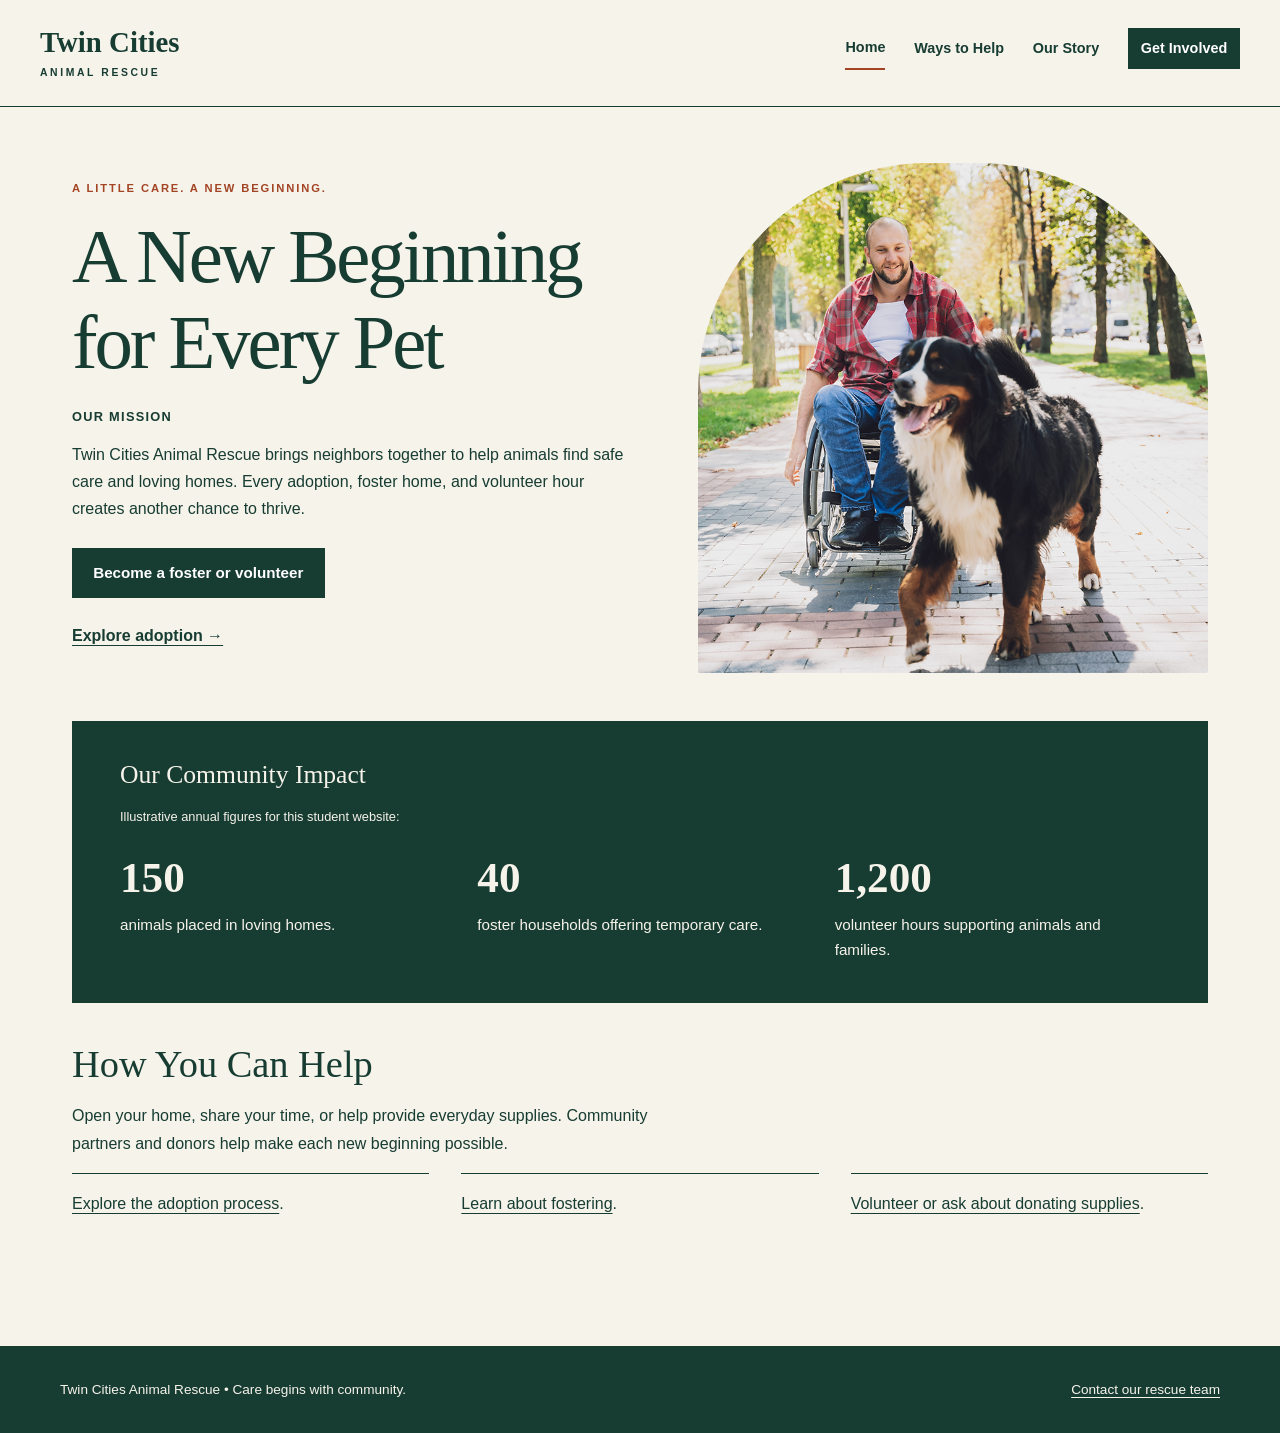
<file: index.html>
<!DOCTYPE html>
<html lang="en">
<head>
  <meta charset="UTF-8">
  <meta name="viewport" content="width=device-width, initial-scale=1">
  <title>Home | Twin Cities Animal Rescue</title>
<link rel="stylesheet" href="styles.css">
</head>
<body class="index-page">
  <a href="#main-content">Skip to main content</a>
  <header>
    <p class="brand"><a href="index.html">Twin Cities<span>ANIMAL RESCUE</span></a></p>
    <nav aria-label="Main navigation">
      <ul>
        <li><a href="index.html" aria-current="page">Home</a></li>
        <li><a href="services.html">Ways to Help</a></li>
        <li><a href="about.html">Our Story</a></li>
        <li><a href="contact.html">Get Involved</a></li>
      </ul>
    </nav>
  </header>
  <main id="main-content">
    <section class="hero" aria-labelledby="mission"><div class="page-intro">
<p class="eyebrow">A LITTLE CARE. A NEW BEGINNING.</p>
<h1>A New Beginning for Every Pet</h1>
    <h2 id="mission" class="mission-label">Our Mission</h2>
      <p>Twin Cities Animal Rescue brings neighbors together to help animals find safe care and loving homes. Every adoption, foster home, and volunteer hour creates another chance to thrive.</p>
      <div class="actions">
<a href="contact.html#interest" class="button">Become a foster or volunteer</a><a href="services.html#adoption" class="text-link">Explore adoption →</a>
</div>
</div>
<picture>
        <source media="(min-width: 800px)" srcset="Animal%20Shelter_c/rescue-feature-large_c.png">
        <img src="Animal%20Shelter_c/rescue-feature-small_c.png" alt="A man using a wheelchair walks with a large dog on a tree-lined path" width="400" height="400">
      </source></picture>
    </section><section aria-labelledby="impact">
      <h2 id="impact">Our Community Impact</h2>
      <p>Illustrative annual figures for this student website:</p>
      <ul>
        <li>
<strong>150</strong><span>animals placed in loving homes.</span>
</li>
        <li>
<strong>40</strong><span>foster households offering temporary care.</span>
</li>
        <li>
<strong>1,200</strong><span>volunteer hours supporting animals and families.</span>
</li>
      </ul>
    </section>
    <section aria-labelledby="help" class="help-section">
      <h2 id="help">How You Can Help</h2>
      <p>Open your home, share your time, or help provide everyday supplies. Community partners and donors help make each new beginning possible.</p>
      <ul>
        <li>
<a href="services.html#adoption">Explore the adoption process</a>.</li>
        <li>
<a href="services.html#foster">Learn about fostering</a>.</li>
        <li>
<a href="contact.html#interest">Volunteer or ask about donating supplies</a>.</li>
      </ul>
    </section>
  </main>
  <footer>
    <p>Twin Cities Animal Rescue • Care begins with community.</p>
    <p><a href="contact.html">Contact our rescue team</a></p>
  </footer>
</body>
</html>
</file>
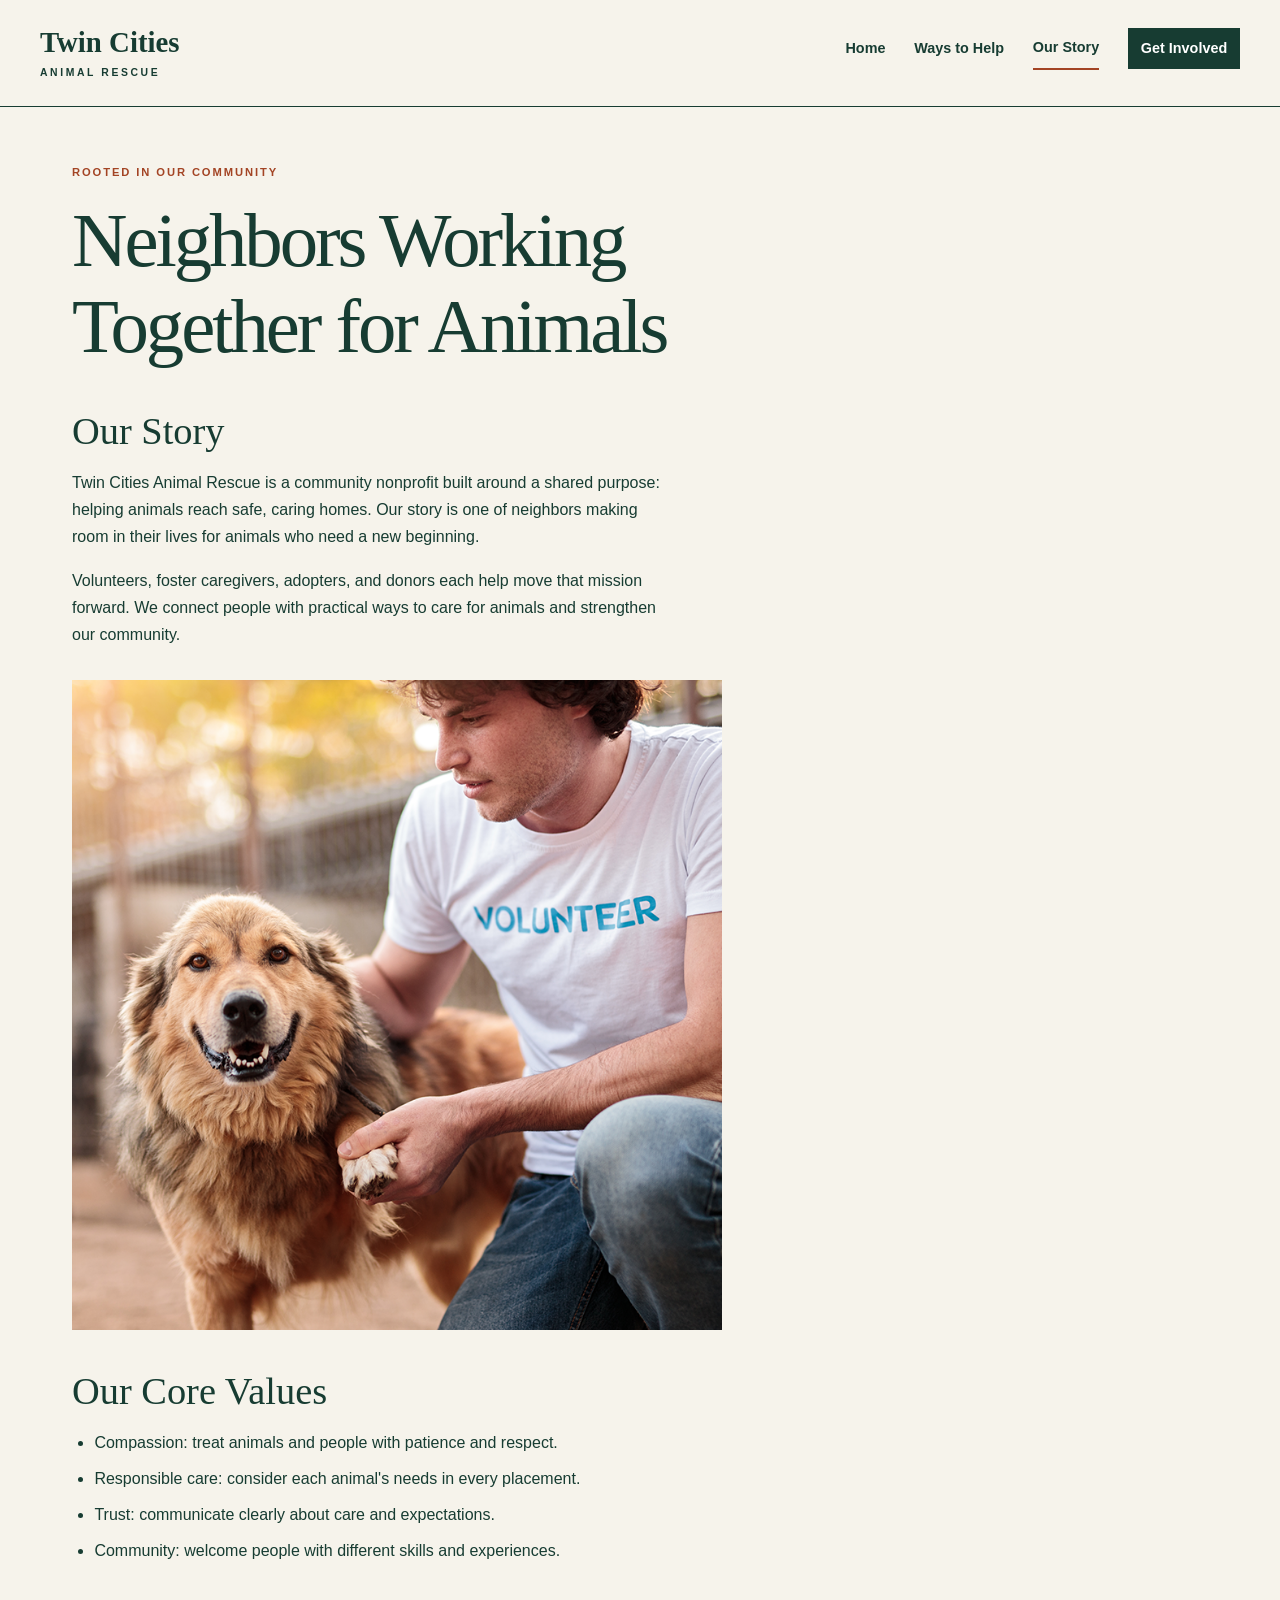
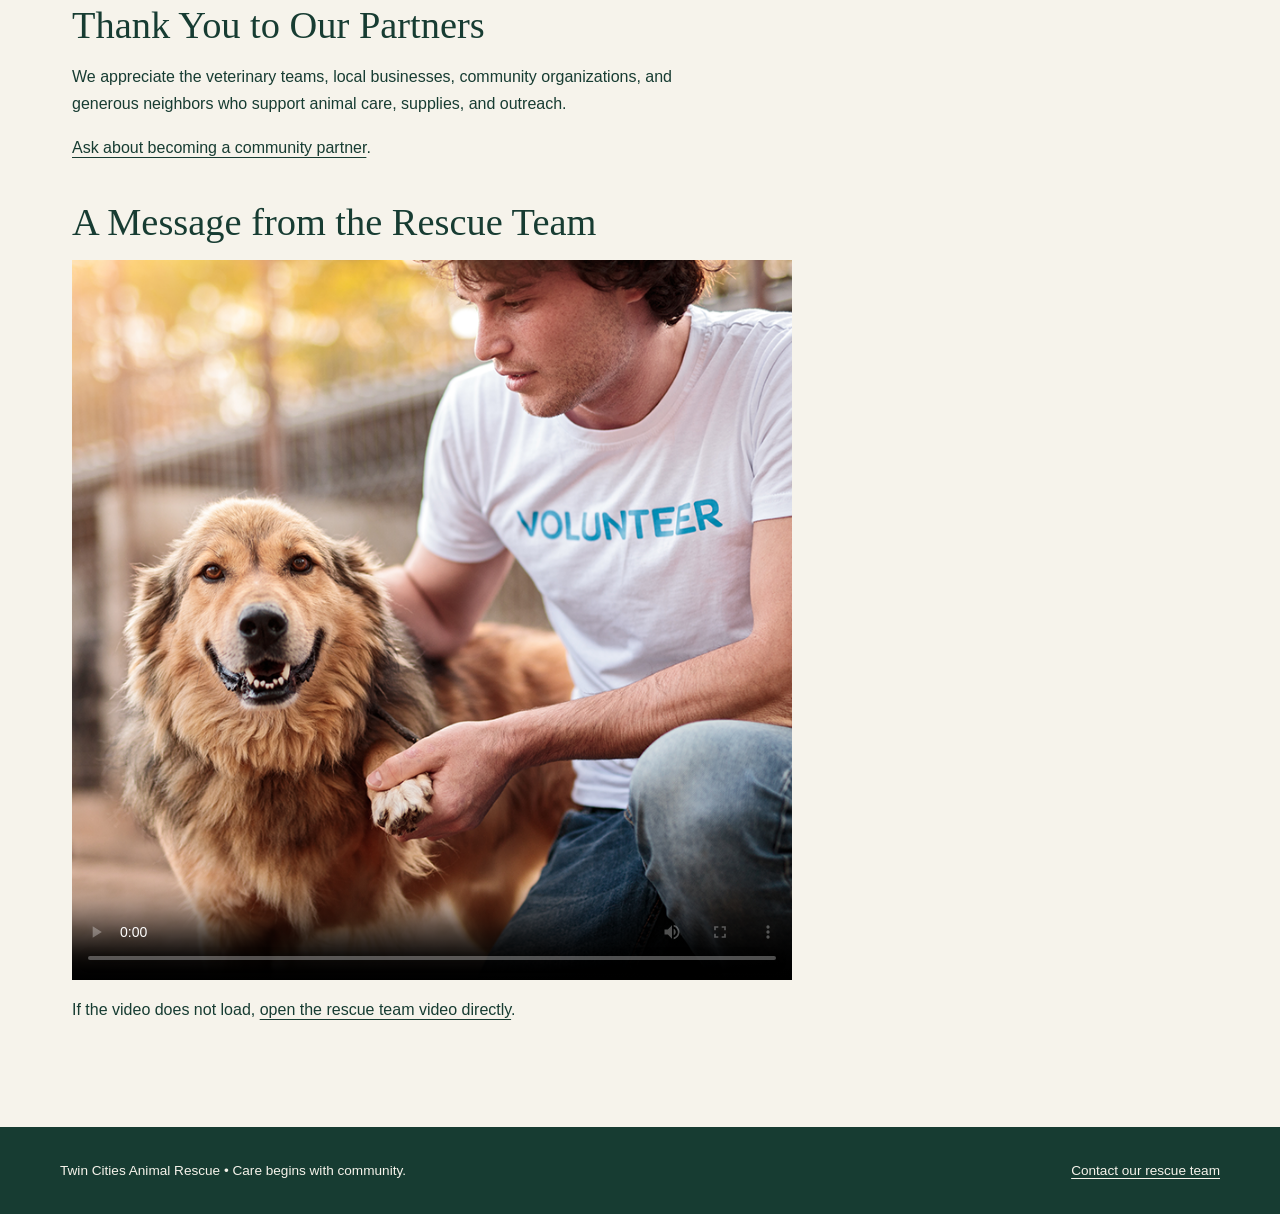
<file: about.html>
<!DOCTYPE html>
<html lang="en">
<head>
  <meta charset="UTF-8">
  <meta name="viewport" content="width=device-width, initial-scale=1">
  <title>About Us | Twin Cities Animal Rescue</title>
<link rel="stylesheet" href="styles.css">
</head>
<body class="about-page">
  <a href="#main-content">Skip to main content</a>
  <header>
    <p class="brand"><a href="index.html">Twin Cities<span>ANIMAL RESCUE</span></a></p>
    <nav aria-label="Main navigation">
      <ul>
        <li><a href="index.html">Home</a></li>
        <li><a href="services.html">Ways to Help</a></li>
        <li><a href="about.html" aria-current="page">Our Story</a></li>
        <li><a href="contact.html">Get Involved</a></li>
      </ul>
    </nav>
  </header>
  <main id="main-content">
    <div class="page-intro">
<p class="eyebrow">ROOTED IN OUR COMMUNITY</p>
<h1>Neighbors Working Together for Animals</h1>
    </div>
<section aria-labelledby="story" class="story-section">
      <h2 id="story">Our Story</h2>
      <p>Twin Cities Animal Rescue is a community nonprofit built around a shared purpose: helping animals reach safe, caring homes. Our story is one of neighbors making room in their lives for animals who need a new beginning.</p>
      <p>Volunteers, foster caregivers, adopters, and donors each help move that mission forward. We connect people with practical ways to care for animals and strengthen our community.</p>
      <img src="Animal%20Shelter_c/rescue-volunteer_c.png" alt="A volunteer kneels beside a golden-brown dog and holds its paw" width="400" height="400">
    </section>
    <section aria-labelledby="values">
      <h2 id="values">Our Core Values</h2>
      <ul>
        <li>Compassion: treat animals and people with patience and respect.</li>
        <li>Responsible care: consider each animal's needs in every placement.</li>
        <li>Trust: communicate clearly about care and expectations.</li>
        <li>Community: welcome people with different skills and experiences.</li>
      </ul>
    </section>
    <section aria-labelledby="partners">
      <h2 id="partners">Thank You to Our Partners</h2>
      <p>We appreciate the veterinary teams, local businesses, community organizations, and generous neighbors who support animal care, supplies, and outreach.</p>
      <p><a href="contact.html#interest">Ask about becoming a community partner</a>.</p>
    </section>
    <section aria-labelledby="message">
      <h2 id="message">A Message from the Rescue Team</h2>
      <video controls preload="metadata" width="400" poster="Animal%20Shelter_c/rescue-volunteer_c.png">
        <source src="Animal%20Shelter_c/rescue-message_c.mp4" type="video/mp4">
        <p>Your browser cannot play this video.
          <a href="Animal%20Shelter_c/rescue-message_c.mp4">Download the rescue team video message</a>.</p>
      </source></video>
      <p>If the video does not load,
        <a href="Animal%20Shelter_c/rescue-message_c.mp4">open the rescue team video directly</a>.</p>
    </section>
  </main>
  <footer>
    <p>Twin Cities Animal Rescue • Care begins with community.</p>
    <p><a href="contact.html">Contact our rescue team</a></p>
  </footer>
</body>
</html>
</file>
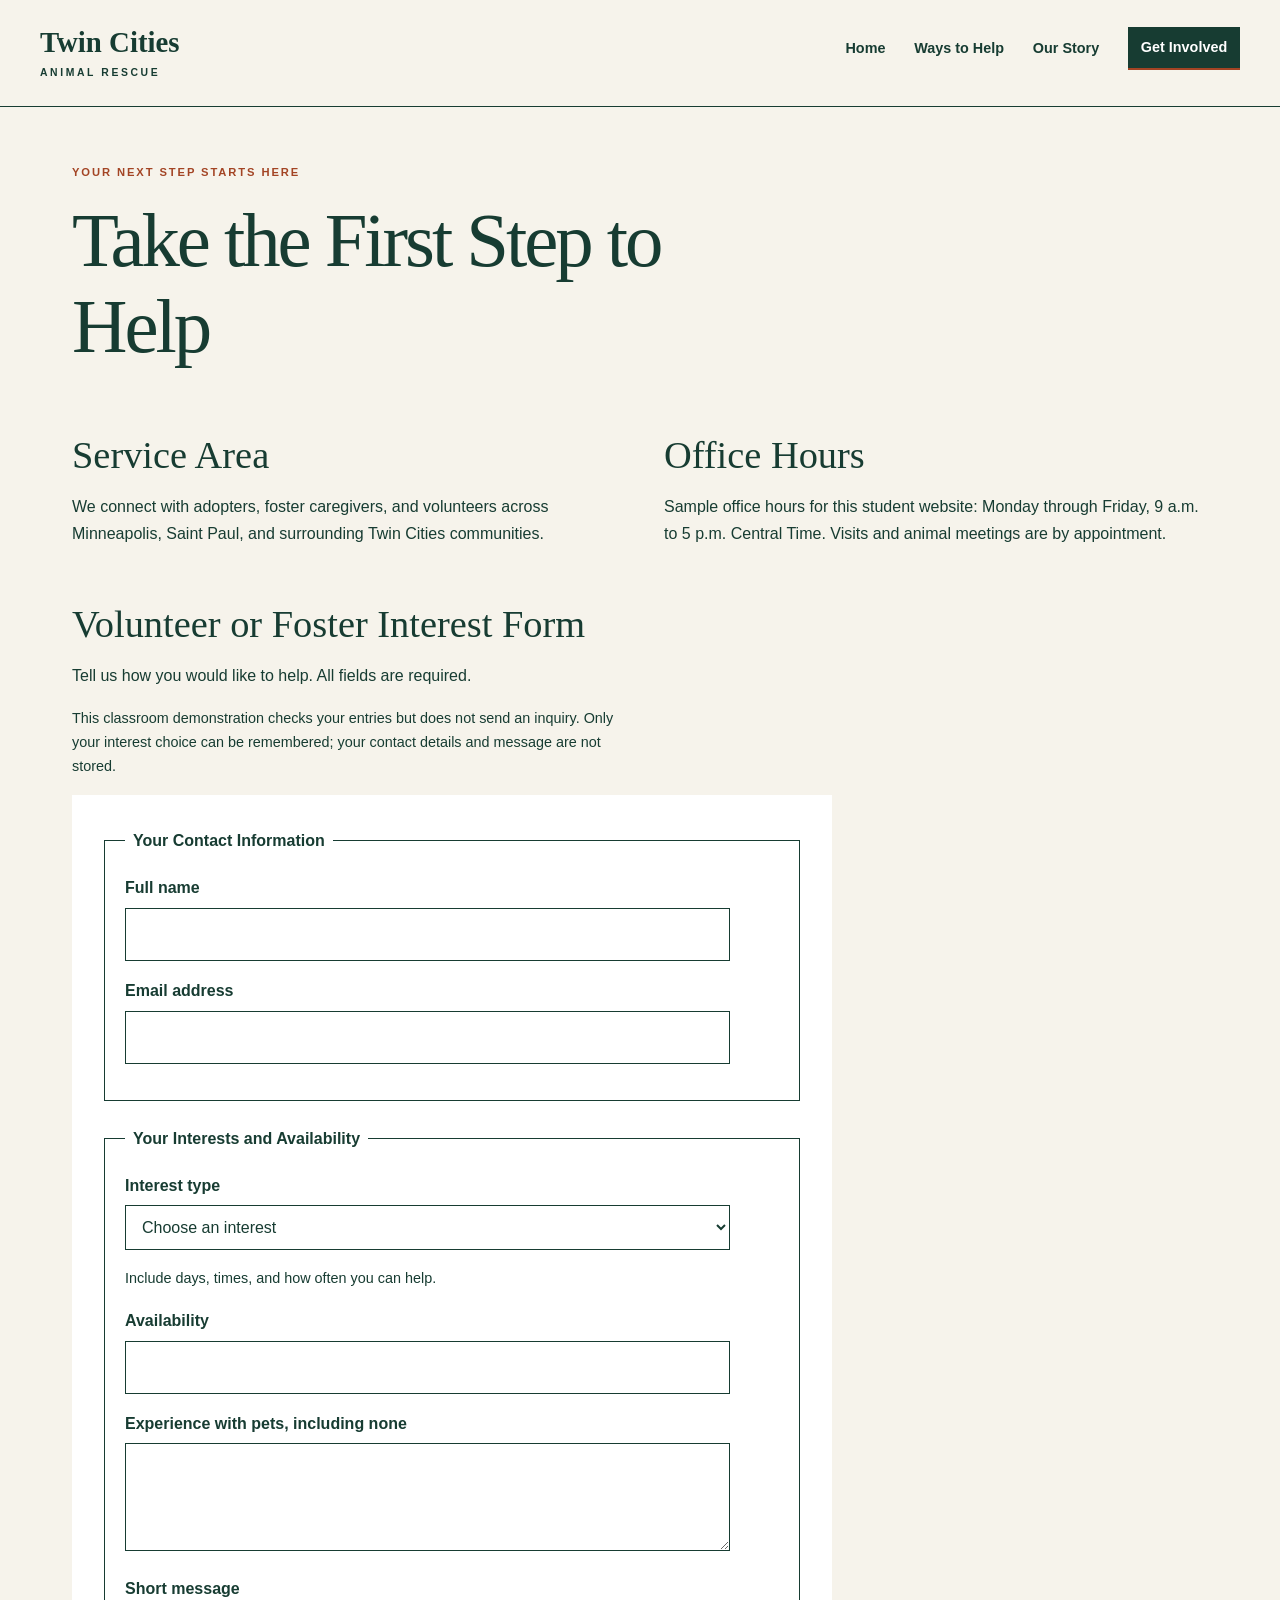
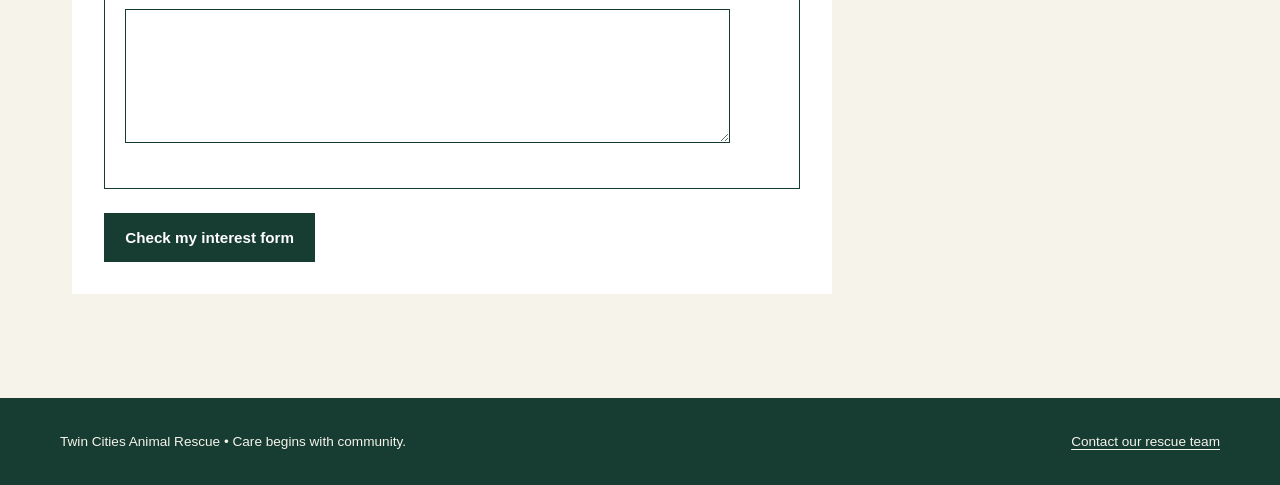
<file: contact.html>
<!DOCTYPE html>
<html lang="en">
<head>
  <meta charset="UTF-8">
  <meta name="viewport" content="width=device-width, initial-scale=1">
  <title>Contact and Get Involved | Twin Cities Animal Rescue</title>
<link rel="stylesheet" href="styles.css">
<script src="script.js" defer></script>
</head>
<body class="contact-page">
  <a href="#main-content">Skip to main content</a>
  <header>
    <p class="brand"><a href="index.html">Twin Cities<span>ANIMAL RESCUE</span></a></p>
    <nav aria-label="Main navigation">
      <ul>
        <li><a href="index.html">Home</a></li>
        <li><a href="services.html">Ways to Help</a></li>
        <li><a href="about.html">Our Story</a></li>
        <li><a href="contact.html" aria-current="page">Get Involved</a></li>
      </ul>
    </nav>
  </header>
  <main id="main-content" class="contact-layout">
    <div class="page-intro">
<p class="eyebrow">YOUR NEXT STEP STARTS HERE</p>
<h1>Take the First Step to Help</h1>
    </div>
<section aria-labelledby="area">
      <h2 id="area">Service Area</h2>
      <p>We connect with adopters, foster caregivers, and volunteers across Minneapolis, Saint Paul, and surrounding Twin Cities communities.</p>
    </section>
    <section aria-labelledby="hours">
      <h2 id="hours">Office Hours</h2>
      <p>Sample office hours for this student website: Monday through Friday, 9 a.m. to 5 p.m. Central Time. Visits and animal meetings are by appointment.</p>
    </section>
    <section aria-labelledby="interest">
      <h2 id="interest">Volunteer or Foster Interest Form</h2>
      <p>Tell us how you would like to help. All fields are required.</p>
      <p id="form-note">This classroom demonstration checks your entries but does not send an inquiry. Only your interest choice can be remembered; your contact details and message are not stored.</p>
      <p id="restored-interest" class="feedback" role="status"></p>
<form action="contact.html#interest" method="get" aria-describedby="form-note" id="interest-form">
        <p id="form-feedback" class="feedback" role="alert" tabindex="-1"></p>
<fieldset>
          <legend>Your Contact Information</legend>
          <p>
            <label for="name">Full name</label>
            <input id="name" name="name" type="text" autocomplete="name" required minlength="2" maxlength="100" aria-describedby="name-error">
          <span id="name-error" class="field-error"></span></p>
          <p>
            <label for="email">Email address</label>
            <input id="email" name="email" type="email" autocomplete="email" required maxlength="254" aria-describedby="email-error">
          <span id="email-error" class="field-error"></span></p>
        </fieldset>
        <fieldset>
          <legend>Your Interests and Availability</legend>
          <p>
            <label for="interest-type">Interest type</label>
            <select id="interest-type" name="interest" required aria-describedby="interest-type-error">
              <option value="">Choose an interest</option>
              <option value="volunteer">Volunteering</option>
              <option value="foster">Fostering</option>
              <option value="adoption">Adoption information</option>
              <option value="partner">Donations or community partnership</option>
            </select>
          <span id="interest-type-error" class="field-error"></span></p>
          <p id="availability-help">Include days, times, and how often you can help.</p>
          <p>
            <label for="availability">Availability</label>
            <input id="availability" name="availability" type="text" aria-describedby="availability-help availability-error" required minlength="3" maxlength="200">
          <span id="availability-error" class="field-error"></span></p>
          <p>
            <label for="experience">Experience with pets, including none</label>
            <textarea id="experience" name="experience" rows="3" cols="40" required minlength="3" maxlength="1000" aria-describedby="experience-error"></textarea>
          <span id="experience-error" class="field-error"></span></p>
          <p>
            <label for="message">Short message</label>
            <textarea id="message" name="message" rows="4" cols="40" required minlength="10" maxlength="1000" aria-describedby="message-error"></textarea>
          <span id="message-error" class="field-error"></span></p>
        </fieldset>
        <button type="submit">Check my interest form</button>
      </form>
    </section>
  </main>
  <footer>
    <p>Twin Cities Animal Rescue • Care begins with community.</p>
    <p><a href="contact.html">Contact our rescue team</a></p>
  </footer>
</body>
</html>
</file>
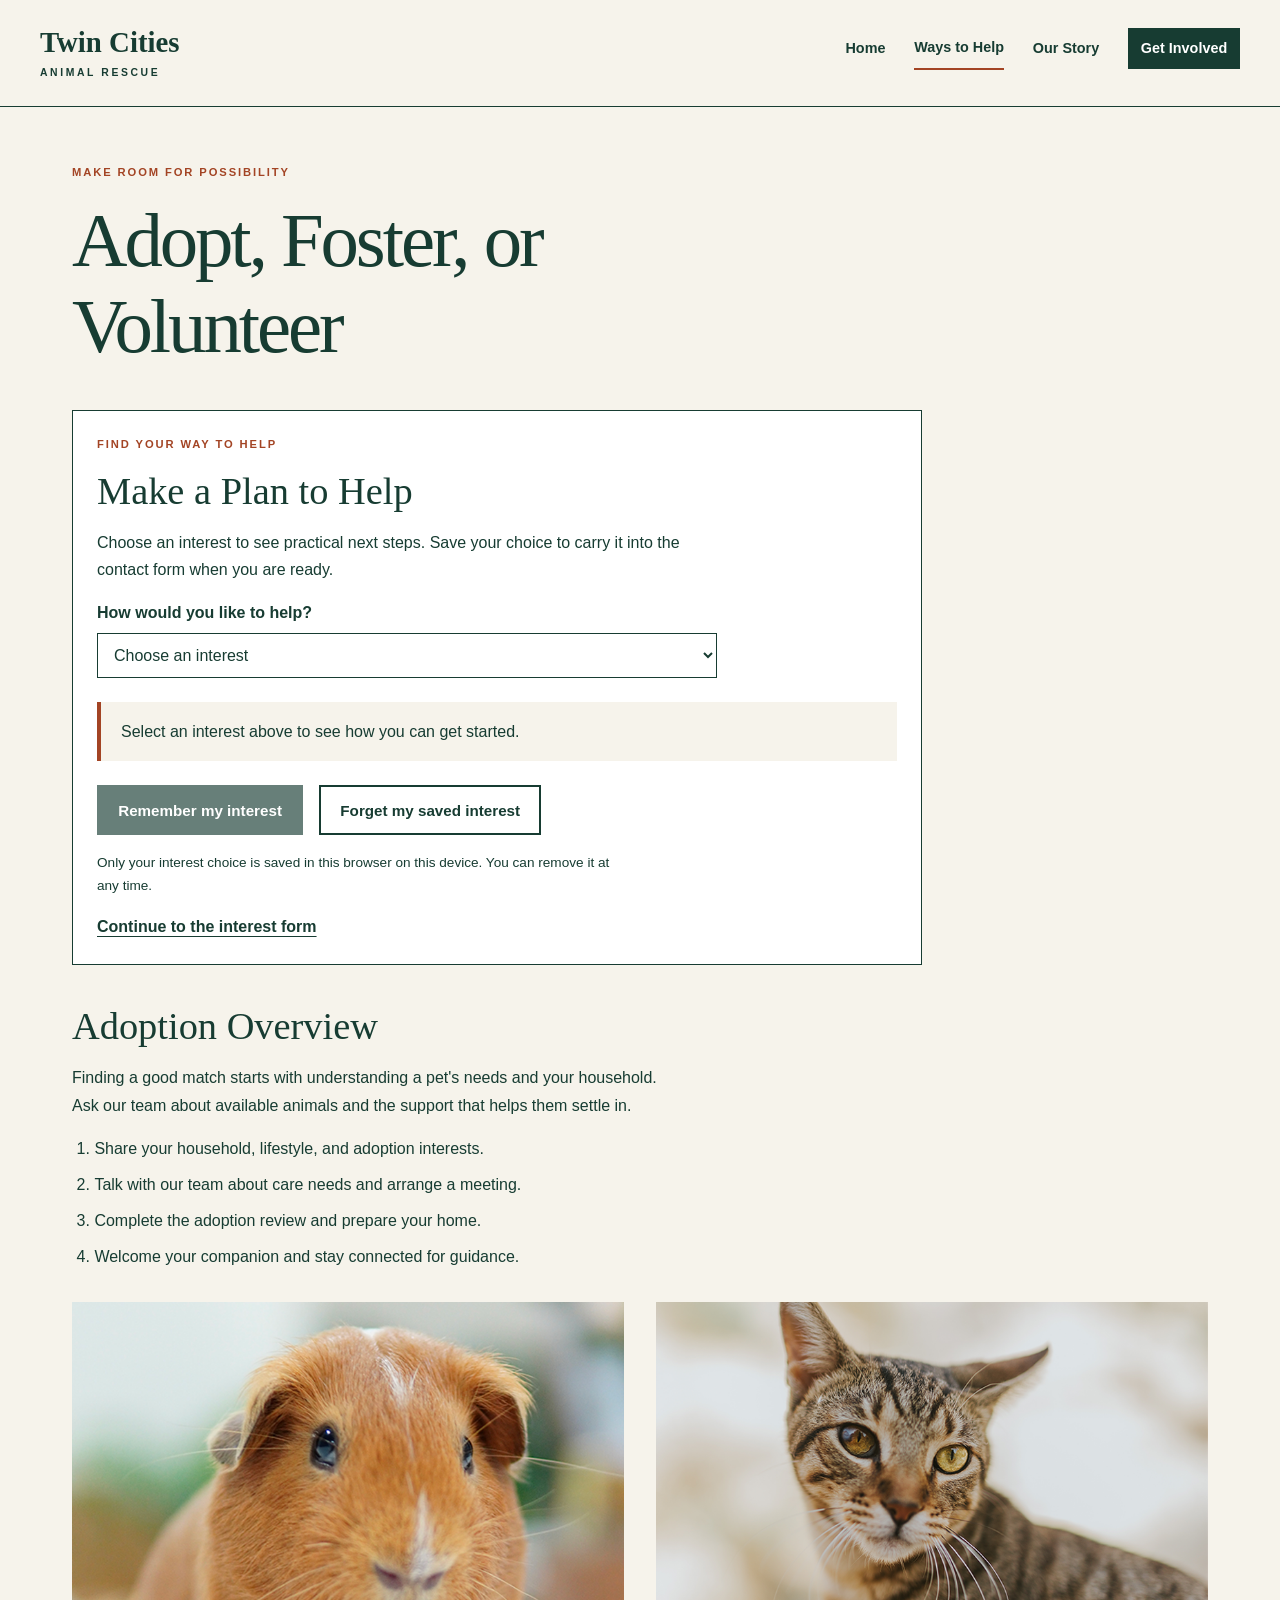
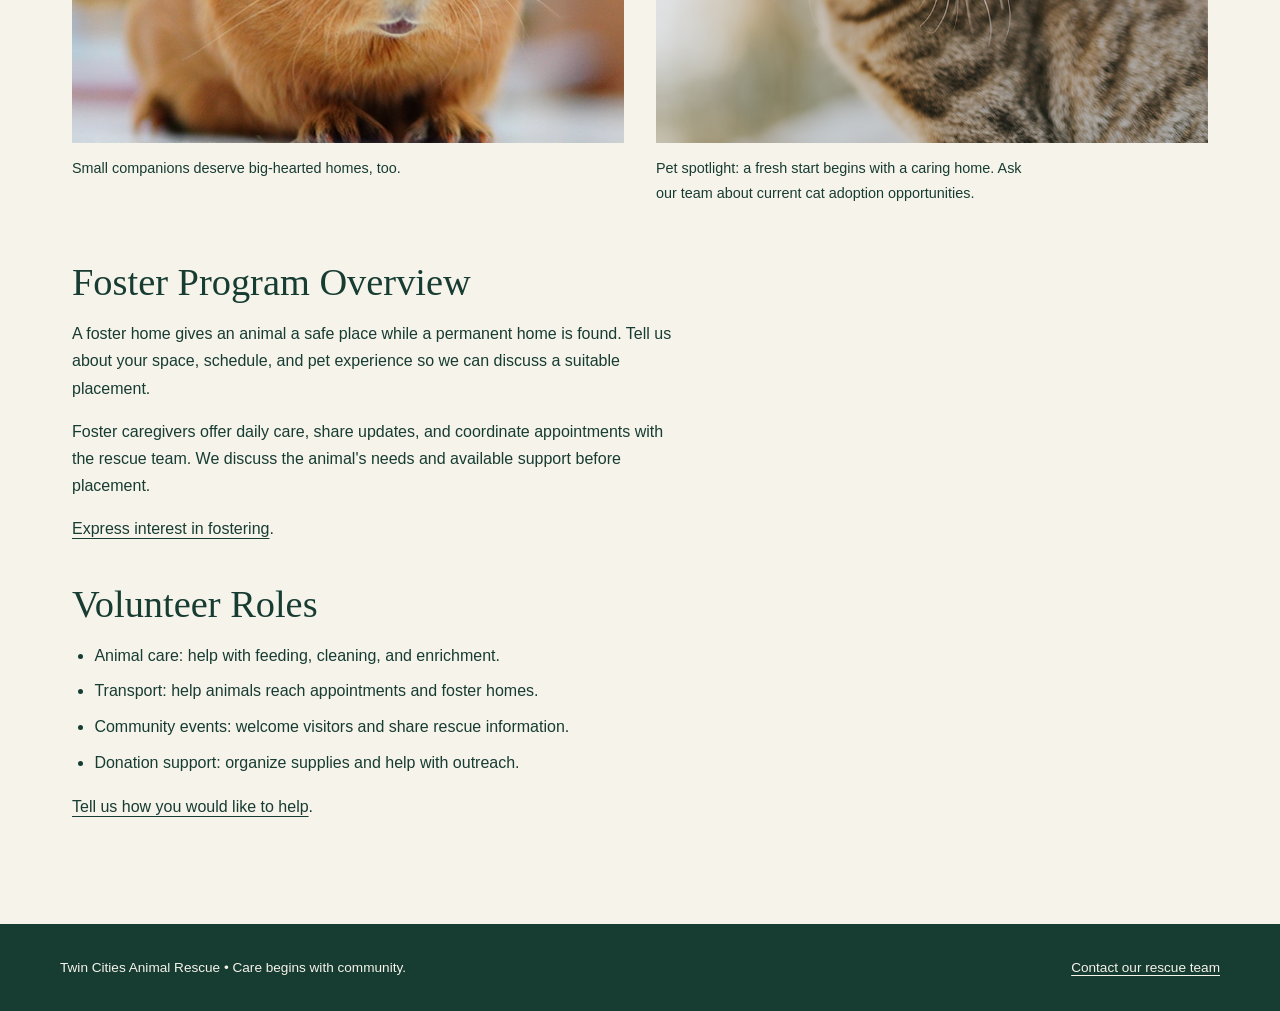
<file: services.html>
<!DOCTYPE html>
<html lang="en">
<head>
  <meta charset="UTF-8">
  <meta name="viewport" content="width=device-width, initial-scale=1">
  <title>Adopt, Foster, and Volunteer | Twin Cities Animal Rescue</title>
<link rel="stylesheet" href="styles.css">
<script src="script.js" defer></script>
</head>
<body class="services-page">
  <a href="#main-content">Skip to main content</a>
  <header>
    <p class="brand"><a href="index.html">Twin Cities<span>ANIMAL RESCUE</span></a></p>
    <nav aria-label="Main navigation">
      <ul>
        <li><a href="index.html">Home</a></li>
        <li><a href="services.html" aria-current="page">Ways to Help</a></li>
        <li><a href="about.html">Our Story</a></li>
        <li><a href="contact.html">Get Involved</a></li>
      </ul>
    </nav>
  </header>
  <main id="main-content">
    <div class="page-intro">
<p class="eyebrow">MAKE ROOM FOR POSSIBILITY</p>
<h1>Adopt, Foster, or Volunteer</h1>
    </div>
<section class="interest-planner" aria-labelledby="planner-title" id="interest-planner">
  <p class="eyebrow">FIND YOUR WAY TO HELP</p>
  <h2 id="planner-title">Make a Plan to Help</h2>
  <p>Choose an interest to see practical next steps. Save your choice to carry it into the contact form when you are ready.</p>
  <div id="planner-controls" hidden>
    <label for="help-choice">How would you like to help?</label>
    <select id="help-choice">
      <option value="">Choose an interest</option>
      <option value="volunteer">Volunteering</option>
      <option value="foster">Fostering</option>
      <option value="adoption">Adoption information</option>
      <option value="partner">Donations or community partnership</option>
    </select>
    <div id="help-result" class="help-result" aria-live="polite" aria-atomic="true">
      <p>Select an interest above to see how you can get started.</p>
    </div>
    <div class="planner-actions">
      <button id="save-interest" type="button" disabled>Remember my interest</button>
      <button id="clear-interest" class="secondary-button" type="button">Forget my saved interest</button>
    </div>
    <p id="storage-feedback" class="feedback" role="status"></p>
    <p class="storage-note">Only your interest choice is saved in this browser on this device. You can remove it at any time.</p>
    <a id="planner-contact" class="text-link" href="contact.html#interest">Continue to the interest form</a>
  </div>
  <noscript><p>Enable JavaScript to use the interest planner, or <a href="contact.html#interest">open the interest form</a>.</p></noscript>
</section><section aria-labelledby="adoption" class="adoption-section">
      <h2 id="adoption">Adoption Overview</h2>
      <p>Finding a good match starts with understanding a pet's needs and your household. Ask our team about available animals and the support that helps them settle in.</p>
      <ol>
        <li>Share your household, lifestyle, and adoption interests.</li>
        <li>Talk with our team about care needs and arrange a meeting.</li>
        <li>Complete the adoption review and prepare your home.</li>
        <li>Welcome your companion and stay connected for guidance.</li>
      </ol>
      <div class="pet-photos">
<figure><img src="Animal%20Shelter_c/rescue-pet_c.png" alt="A golden-brown guinea pig with a white stripe on its nose" width="400" height="400">
      <figcaption>Small companions deserve big-hearted homes, too.</figcaption></figure><figure>
        <img src="Animal%20Shelter_c/rescue-pet-spotlight_c.png" alt="A brown tabby cat with green eyes looking toward the camera" width="400" height="400">
        <figcaption>Pet spotlight: a fresh start begins with a caring home. Ask our team about current cat adoption opportunities.</figcaption>
      </figure>
    </div></section>
    <section aria-labelledby="foster">
      <h2 id="foster">Foster Program Overview</h2>
      <p>A foster home gives an animal a safe place while a permanent home is found. Tell us about your space, schedule, and pet experience so we can discuss a suitable placement.</p>
      <p>Foster caregivers offer daily care, share updates, and coordinate appointments with the rescue team. We discuss the animal's needs and available support before placement.</p>
      <p><a href="contact.html#interest">Express interest in fostering</a>.</p>
    </section>
    <section aria-labelledby="volunteer">
      <h2 id="volunteer">Volunteer Roles</h2>
      <ul>
        <li>Animal care: help with feeding, cleaning, and enrichment.</li>
        <li>Transport: help animals reach appointments and foster homes.</li>
        <li>Community events: welcome visitors and share rescue information.</li>
        <li>Donation support: organize supplies and help with outreach.</li>
      </ul>
      <p><a href="contact.html#interest">Tell us how you would like to help</a>.</p>
    </section>
  </main>
  <footer>
    <p>Twin Cities Animal Rescue • Care begins with community.</p>
    <p><a href="contact.html">Contact our rescue team</a></p>
  </footer>
</body>
</html>
</file>
<file: styles.css>
/* Four-color palette, two font families, and mobile-first layouts. */
:root {
  --green: #173c32;
  --cream: #f6f3eb;
  --white: #ffffff;
  --rust: #a34424;
}
* { box-sizing: border-box; }
html { scroll-behavior: smooth; }
body { margin: 0; background: var(--cream); color: var(--green); font-family: Arial, sans-serif; font-size: 1rem; line-height: 1.7; }
a { color: var(--green); text-underline-offset: .22em; }
a:hover { color: var(--rust); }
a:focus-visible, button:focus-visible, input:focus-visible, textarea:focus-visible, select:focus-visible, video:focus-visible { outline: 3px solid var(--rust); outline-offset: 5px; }
body > a:first-child { position: absolute; left: 1rem; top: -8rem; z-index: 10; background: var(--white); padding: .8rem 1rem; }
body > a:first-child:focus { top: 1rem; }
header { max-width: 1280px; margin: auto; padding: 1.2rem 1.25rem; display: flex; flex-direction: column; gap: 1rem; border-bottom: 1px solid var(--green); }
.brand { margin: 0; line-height: 1.05; }
.brand a { font-family: Georgia, serif; font-size: 1.8rem; font-weight: bold; text-decoration: none; }
.brand span { display: block; font-family: Arial, sans-serif; font-size: .65rem; letter-spacing: .25em; margin-top: .65rem; }
nav ul { display: flex; flex-wrap: wrap; list-style: none; gap: .25rem 1rem; padding: 0; margin: 0; }
nav a { display: inline-block; padding: .5rem 0; text-decoration: none; font-size: .9rem; font-weight: bold; }
nav a[aria-current="page"] { border-bottom: 2px solid var(--rust); }
nav li:last-child a { padding: .5rem .8rem; background: var(--green); color: var(--white); }
main { max-width: 1200px; margin: auto; padding: 2rem 1.25rem 3rem; }
h1, h2 { font-family: Georgia, serif; font-weight: normal; line-height: 1.12; }
h1 { font-size: clamp(2.7rem, 6vw, 5rem); letter-spacing: -.04em; margin: .8rem 0 1.5rem; max-width: 16ch; }
h2 { font-size: clamp(1.8rem, 3vw, 2.5rem); margin: 0 0 1rem; }
p { margin: 0 0 1rem; }
main p { max-width: 68ch; }
section { margin-bottom: 2.5rem; scroll-margin-top: 1.5rem; }
.page-intro { margin-bottom: 2.5rem; }
.eyebrow { color: var(--rust); font-size: .7rem; letter-spacing: .17em; font-weight: bold; }
img { display: block; max-width: 100%; height: auto; }
picture { display: block; }
figure { margin: 0 0 1rem; }
figcaption { font-size: .9rem; padding-top: .8rem; max-width: 48ch; }
ul, ol { padding-left: 1.4rem; }
li { margin-bottom: .55rem; }
.hero { display: flex; flex-direction: column; gap: 2rem; align-items: center; }
.hero .page-intro { margin: 0; }
.hero picture { width: 100%; }
.hero img { width: 100%; aspect-ratio: 1; object-fit: cover; border-radius: 45% 45% 2px 2px; }
.mission-label { font-family: Arial, sans-serif; font-size: .8rem; font-weight: bold; letter-spacing: .1em; text-transform: uppercase; }
.actions { display: flex; align-items: flex-start; flex-direction: column; gap: 1rem; margin-top: 1.6rem; }
.button, button { display: inline-block; border: 2px solid var(--green); background: var(--green); color: var(--white); padding: .9rem 1.2rem; font: bold .95rem Arial, sans-serif; text-decoration: none; cursor: pointer; }
.button:hover, button:hover { background: var(--rust); border-color: var(--rust); color: var(--white); }
.text-link { font-weight: bold; padding: .5rem 0; }
section[aria-labelledby="impact"] { background: var(--green); color: var(--cream); padding: 2rem; margin-top: 3rem; }
section[aria-labelledby="impact"] h2 { font-size: 1.6rem; }
section[aria-labelledby="impact"] > p { font-size: .8rem; }
section[aria-labelledby="impact"] ul { display: flex; flex-direction: column; gap: 1.4rem; list-style: none; padding: 0; margin: 1.5rem 0 0; }
section[aria-labelledby="impact"] li { flex: 1; margin: 0; }
section[aria-labelledby="impact"] strong { display: block; font-family: Georgia, serif; font-size: 2.7rem; line-height: 1.2; }
section[aria-labelledby="impact"] span { display: block; font-size: .95rem; margin-top: .5rem; }
.help-section ul { display: flex; flex-direction: column; gap: .8rem; padding: 0; list-style: none; }
.help-section li { border-top: 1px solid var(--green); padding: 1rem 0; flex: 1; }
.pet-photos { display: flex; flex-direction: column; gap: 2rem; margin-top: 2rem; }
.pet-photos figure { flex: 1; min-width: 0; }
.pet-photos img { width: 100%; aspect-ratio: 1.25; object-fit: cover; }
.story-section img { width: 100%; max-width: 650px; margin-top: 2rem; }
video { width: 100%; max-width: 720px; height: auto; background: var(--green); display: block; margin: 1rem 0; }
.contact-layout { display: flex; flex-direction: column; gap: 0; }
form { background: var(--white); padding: 1.25rem; max-width: 760px; }
fieldset { border: 1px solid var(--green); margin: 0 0 1.5rem; padding: 1.25rem; min-width: 0; }
legend { padding: 0 .5rem; font-weight: bold; }
label { display: block; font-weight: bold; margin-bottom: .4rem; }
input, select, textarea { width: 100%; min-width: 0; max-width: 100%; border: 1px solid var(--green); border-radius: 0; padding: .75rem; font: inherit; color: var(--green); background: var(--white); }
textarea { resize: vertical; }
#availability-help, #form-note { font-size: .9rem; }
footer { background: var(--green); color: var(--cream); padding: 2rem max(1.25rem, calc((100vw - 1160px) / 2)); display: flex; flex-direction: column; gap: .75rem; font-size: .85rem; }
footer p { margin: 0; }
footer a { color: var(--cream); }
footer a:hover { color: var(--white); }
@media (min-width: 800px) {
  header { flex-direction: row; align-items: center; justify-content: space-between; padding: 1.7rem 2.5rem; gap: 2rem; }
  nav ul { gap: 1.8rem; align-items: center; }
  main { padding: 3.5rem 2rem 4rem; }
  .hero { flex-direction: row; gap: 4rem; }
  .hero .page-intro { flex: 1.1; min-width: 0; }
  .hero picture { flex: 1; min-width: 0; }
  .actions { gap: 1rem; }
  section[aria-labelledby="impact"] { padding: 2.5rem 3rem; }
  section[aria-labelledby="impact"] ul, .help-section ul, .pet-photos { flex-direction: row; gap: 2rem; }
  .contact-layout { flex-direction: row; flex-wrap: wrap; column-gap: 3rem; }
  .contact-layout .page-intro { flex: 0 0 100%; }
  .contact-layout > section[aria-labelledby="area"], .contact-layout > section[aria-labelledby="hours"] { flex: 1; }
  .contact-layout > section[aria-labelledby="interest"] { flex: 0 0 100%; }
  form { padding: 2rem; }
  footer { flex-direction: row; justify-content: space-between; align-items: center; }
}
@media (prefers-reduced-motion: reduce) { html { scroll-behavior: auto; } }

/* Touchstone 4: interest planning and inline form feedback. */
.interest-planner { background: var(--white); border: 1px solid var(--green); padding: 1.5rem; max-width: 850px; }
.interest-planner h2 { margin-bottom: 1rem; }
.interest-planner select { max-width: 620px; }
.help-result { border-left: 4px solid var(--rust); padding: 1rem 1.25rem; margin: 1.5rem 0; background: var(--cream); }
.help-result h3 { font: normal 1.6rem/1.2 Georgia, serif; margin: 0 0 .8rem; }
.help-result p:last-child, .help-result ul { margin-bottom: 0; }
.planner-actions { display: flex; flex-wrap: wrap; gap: 1rem; margin-bottom: 1rem; }
.secondary-button { color: var(--green); background: var(--white); }
button:disabled { opacity: .65; cursor: default; }
.feedback { font-weight: bold; margin: 1rem 0; }
.feedback:empty, .field-error:empty { display: none; }
.field-error { display: block; color: var(--rust); font-size: .9rem; font-weight: bold; margin-top: .4rem; }
[aria-invalid="true"] { border: 2px solid var(--rust); }
.storage-note { font-size: .85rem; }
</file>
